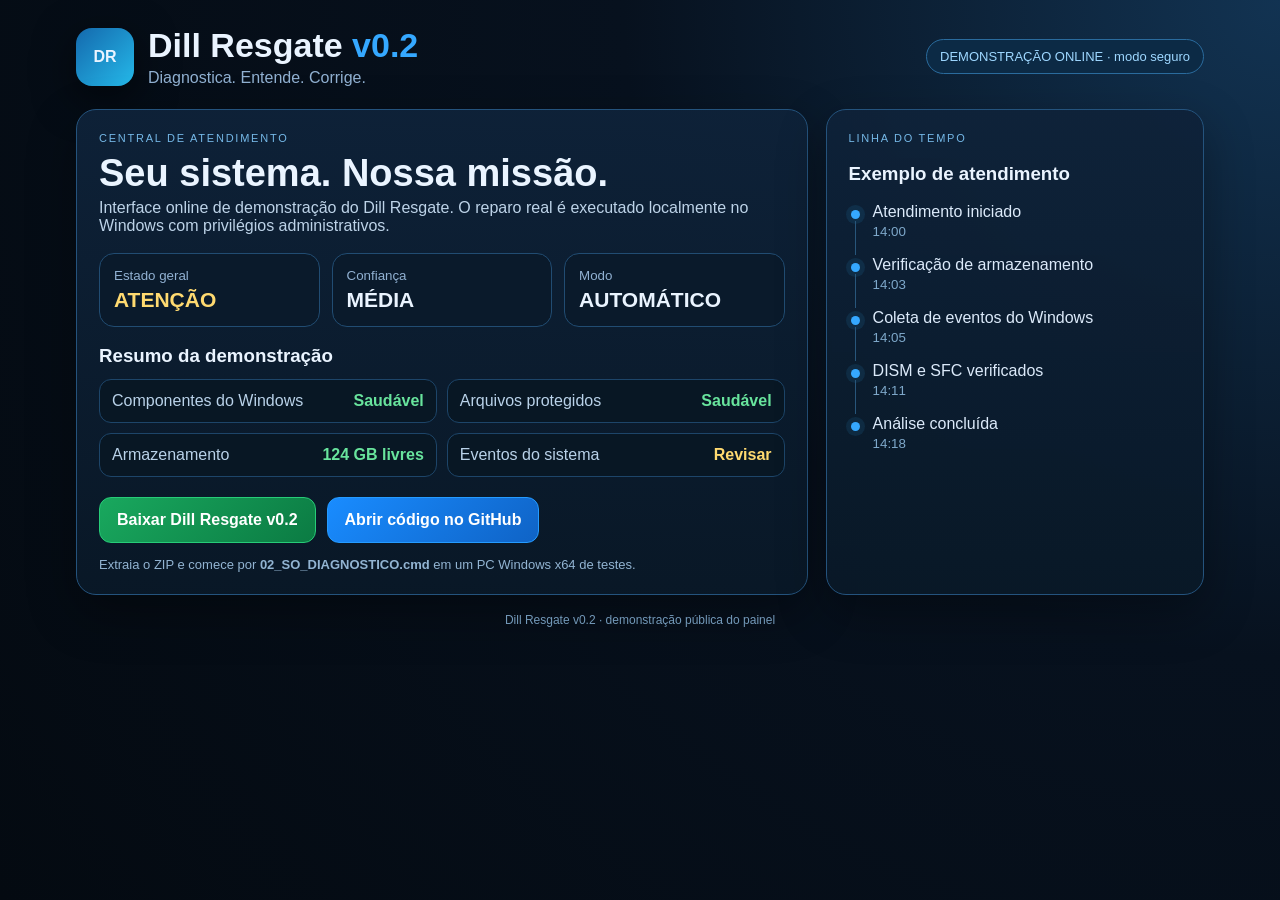
<file: index.html>
<!doctype html>
<html lang="pt-BR">
<head>
<meta charset="utf-8"><meta name="viewport" content="width=device-width,initial-scale=1"><meta name="color-scheme" content="dark">
<title>Dill Resgate v0.2</title>
<style>
:root{--bg:#07111e;--panel:#0d2036;--line:#23527c;--text:#eaf4ff;--muted:#91b1d2;--accent:#35a8ff;--good:#39d37e;--warn:#ffd25c}
*{box-sizing:border-box}body{margin:0;background:radial-gradient(circle at top right,#123352 0,#07111e 42%,#040a11 100%);color:var(--text);font-family:Segoe UI,Arial,sans-serif;min-height:100vh}.wrap{max-width:1180px;margin:auto;padding:26px}.top{display:flex;align-items:center;justify-content:space-between;gap:18px;margin-bottom:22px}.brand{display:flex;gap:14px;align-items:center}.logo{width:58px;height:58px;border-radius:16px;display:grid;place-items:center;font-weight:900;background:linear-gradient(135deg,#1469ad,#25b9e9);box-shadow:0 12px 40px #0008}.brand h1{margin:0;font-size:34px}.brand h1 span{color:var(--accent)}.brand p{margin:4px 0 0;color:var(--muted)}.pill{border:1px solid #2a6b9d;background:#0c2a45;padding:9px 13px;border-radius:999px;color:#9ed7ff;font-size:13px}.grid{display:grid;grid-template-columns:1.45fr .75fr;gap:18px}.panel{background:linear-gradient(180deg,#0e2239f2,#091827f7);border:1px solid #24537d;border-radius:20px;padding:22px;box-shadow:0 18px 50px #0005}.eyebrow{font-size:11px;letter-spacing:.16em;color:#75b8e7}.hero h2{font-size:38px;margin:8px 0 4px}.hero>p{color:#bdd3e8;margin-top:0}.status{display:grid;grid-template-columns:repeat(3,1fr);gap:12px;margin:18px 0}.card{border:1px solid #214c72;border-radius:15px;padding:14px;background:#0a1a2b}.card small{display:block;color:var(--muted)}.card strong{display:block;font-size:21px;margin-top:5px}.good{color:#68e49d}.warn{color:#ffda70}.btns{display:flex;gap:11px;flex-wrap:wrap;margin-top:20px}.btn{display:inline-block;text-decoration:none;color:#fff;padding:13px 17px;border-radius:12px;border:1px solid #2e658f;background:#153758;font-weight:700}.btn.primary{background:linear-gradient(135deg,#198cff,#0f63c6);border-color:#259bff}.btn.good{background:linear-gradient(135deg,#19a85e,#0b7b43);border-color:#27cc78}.note{margin-top:14px;color:#92b4d2;font-size:13px}.timeline{list-style:none;padding:0;margin:0}.timeline li{position:relative;padding:0 0 17px 24px;color:#dceafa}.timeline li:before{content:"";position:absolute;left:2px;top:7px;width:9px;height:9px;border-radius:50%;background:var(--accent);box-shadow:0 0 0 5px #278dcc22}.timeline li:not(:last-child):after{content:"";position:absolute;left:6px;top:18px;bottom:1px;width:1px;background:#28567b}.timeline small{display:block;color:#7fa9cb;margin-top:3px}.section{margin-top:18px}.section h3{margin:0 0 12px}.checks{display:grid;grid-template-columns:repeat(2,1fr);gap:10px}.check{display:flex;justify-content:space-between;gap:12px;border:1px solid #1d4569;border-radius:12px;padding:12px;background:#081724}.check span{color:#b9d2e9}.footer{margin-top:18px;text-align:center;color:#7399b9;font-size:12px}@media(max-width:850px){.grid{grid-template-columns:1fr}.top{align-items:flex-start;flex-direction:column}.status,.checks{grid-template-columns:1fr}.hero h2{font-size:30px}.wrap{padding:15px}}
</style></head>
<body><div class="wrap"><div class="top"><div class="brand"><div class="logo">DR</div><div><h1>Dill Resgate <span>v0.2</span></h1><p>Diagnostica. Entende. Corrige.</p></div></div><div class="pill">DEMONSTRAÇÃO ONLINE · modo seguro</div></div>
<div class="grid"><section class="panel hero"><div class="eyebrow">CENTRAL DE ATENDIMENTO</div><h2>Seu sistema. Nossa missão.</h2><p>Interface online de demonstração do Dill Resgate. O reparo real é executado localmente no Windows com privilégios administrativos.</p>
<div class="status"><div class="card"><small>Estado geral</small><strong class="warn">ATENÇÃO</strong></div><div class="card"><small>Confiança</small><strong>MÉDIA</strong></div><div class="card"><small>Modo</small><strong>AUTOMÁTICO</strong></div></div>
<div class="section"><h3>Resumo da demonstração</h3><div class="checks"><div class="check"><span>Componentes do Windows</span><b class="good">Saudável</b></div><div class="check"><span>Arquivos protegidos</span><b class="good">Saudável</b></div><div class="check"><span>Armazenamento</span><b class="good">124 GB livres</b></div><div class="check"><span>Eventos do sistema</span><b class="warn">Revisar</b></div></div></div>
<div class="btns"><a class="btn good" href="https://github.com/Diw87/DillResgate/archive/refs/heads/main.zip">Baixar Dill Resgate v0.2</a><a class="btn primary" href="https://github.com/Diw87/DillResgate">Abrir código no GitHub</a></div><div class="note">Extraia o ZIP e comece por <b>02_SO_DIAGNOSTICO.cmd</b> em um PC Windows x64 de testes.</div></section>
<aside class="panel"><div class="eyebrow">LINHA DO TEMPO</div><h3>Exemplo de atendimento</h3><ol class="timeline"><li>Atendimento iniciado<small>14:00</small></li><li>Verificação de armazenamento<small>14:03</small></li><li>Coleta de eventos do Windows<small>14:05</small></li><li>DISM e SFC verificados<small>14:11</small></li><li>Análise concluída<small>14:18</small></li></ol></aside></div><div class="footer">Dill Resgate v0.2 · demonstração pública do painel</div></div></body></html>
</file>
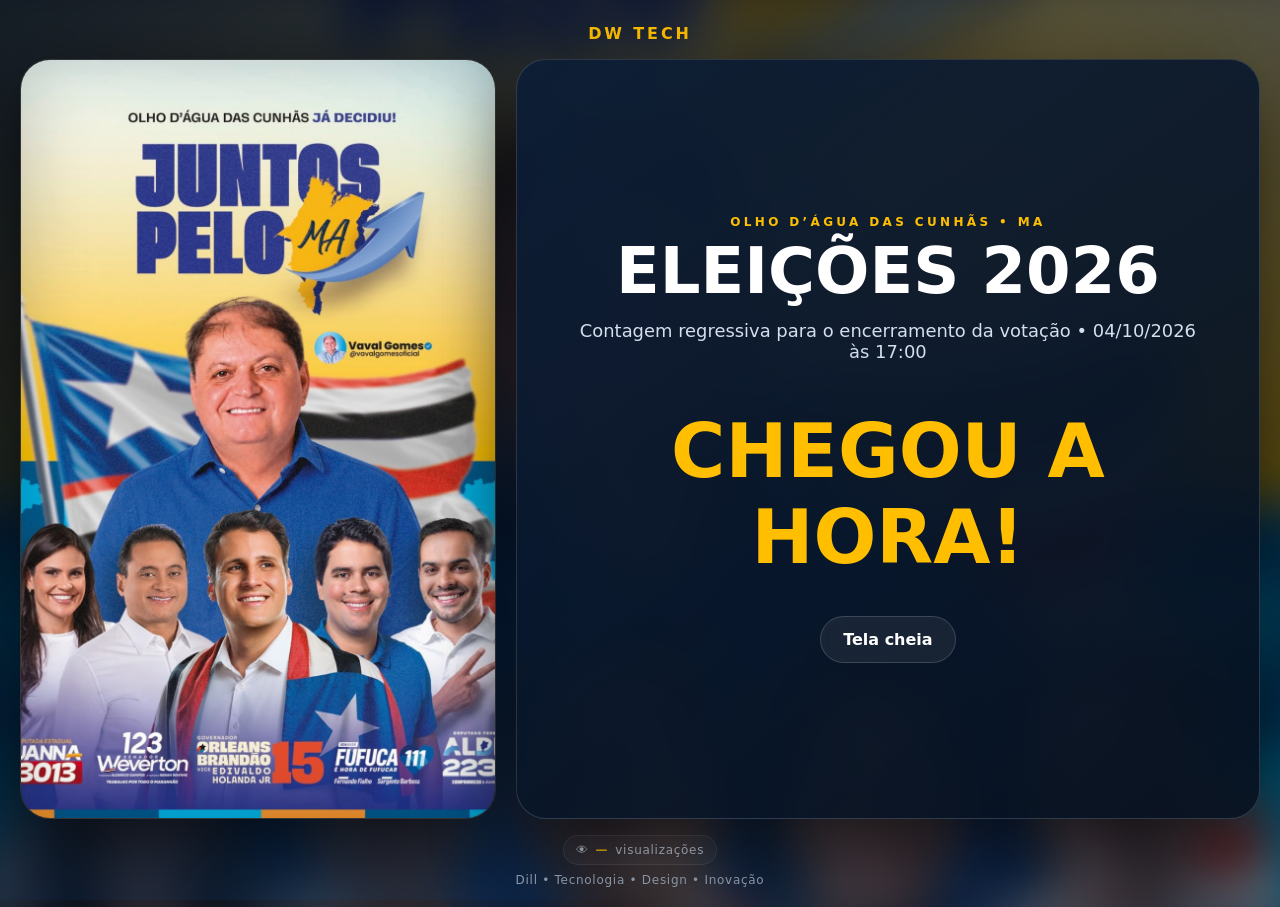
<file: contador/index.html>
<!doctype html>
<html lang="pt-BR">
<head>
<meta charset="utf-8"><meta name="viewport" content="width=device-width,initial-scale=1,viewport-fit=cover">
<meta name="theme-color" content="#111827"><title>Contagem Regressiva • DW Tech</title>
<style>
*{box-sizing:border-box}body{margin:0;min-height:100vh;font-family:system-ui,-apple-system,Segoe UI,Roboto,sans-serif;background:#07101d;color:#fff;padding:20px;overflow-x:hidden}
body:before{content:"";position:fixed;inset:0;background:linear-gradient(120deg,#07101df2,#07101d99),url('campanha.jpg') center/cover no-repeat;filter:blur(22px) saturate(1.15);transform:scale(1.08);z-index:-2}
body:after{content:"";position:fixed;inset:0;background:radial-gradient(circle at 75% 20%,#ffc4002b,transparent 34%),radial-gradient(circle at 20% 80%,#006bd12b,transparent 36%);z-index:-1}
.wrap{width:min(1320px,100%);margin:auto}.brand{text-align:center;font-weight:900;letter-spacing:.18em;color:#ffbf00;margin:4px 0 16px}
.stage{display:grid;grid-template-columns:minmax(300px,.78fr) minmax(430px,1.22fr);gap:20px;align-items:stretch}
.campaign{position:relative;min-height:760px;border-radius:30px;overflow:hidden;border:1px solid #ffffff26;box-shadow:0 30px 80px #000a;background:#111}
.campaign img{width:100%;height:100%;position:absolute;inset:0;object-fit:cover;object-position:center;transition:transform .6s ease}.campaign:hover img{transform:scale(1.018)}
.campaign:after{content:"";position:absolute;inset:0;box-shadow:inset 0 0 70px #0003;pointer-events:none}
.panel{display:flex;flex-direction:column;justify-content:center;text-align:center;background:linear-gradient(145deg,#0b1d36e8,#06101ee8);border:1px solid #ffffff24;border-radius:30px;padding:clamp(26px,4vw,56px);box-shadow:0 30px 80px #0009;backdrop-filter:blur(18px)}
.eyebrow{font-size:12px;letter-spacing:.28em;text-transform:uppercase;color:#ffbf00;font-weight:900;margin-bottom:12px}
h1{font-size:clamp(38px,5vw,72px);line-height:.95;margin:0 0 18px;text-transform:uppercase}.sub{color:#d4deed;font-size:clamp(14px,1.4vw,18px);margin-bottom:22px}
.timer{display:grid;grid-template-columns:repeat(4,1fr);gap:10px;margin:24px 0}.box{background:linear-gradient(180deg,#102846,#071424);border:1px solid #ffffff20;border-radius:20px;padding:26px 6px;box-shadow:inset 0 1px #ffffff14}.num{display:block;font-size:clamp(38px,5.5vw,76px);font-weight:950;line-height:1;font-variant-numeric:tabular-nums;text-shadow:0 0 28px #1c78d855}.lab{display:block;color:#ffbf00;text-transform:uppercase;font-size:11px;font-weight:900;letter-spacing:.13em;margin-top:10px}
.actions{display:flex;justify-content:center;margin-top:12px}button{border:1px solid #ffffff28;border-radius:999px;padding:13px 22px;font:inherit;background:#ffffff12;color:#fff;font-weight:800;cursor:pointer;backdrop-filter:blur(8px)}button:hover{background:#ffffff20}.done{font-size:clamp(34px,7vw,74px);font-weight:900;color:#ffbf00}
footer{text-align:center;margin-top:16px;color:#9ba9bc;font-size:12px;letter-spacing:.06em}.visits{display:inline-flex;align-items:center;gap:7px;margin-bottom:8px;padding:7px 12px;border:1px solid #ffffff18;border-radius:999px;background:#ffffff0a;color:#c8d2df;font-variant-numeric:tabular-nums}.visits b{color:#ffbf00}
@media(max-width:850px){body{padding:10px}.stage{grid-template-columns:1fr}.campaign{min-height:auto;aspect-ratio:3/4}.panel{margin-top:-54px;position:relative;z-index:2;border-radius:28px;padding:28px 14px 22px}.timer{gap:7px}.box{padding:18px 3px;border-radius:15px}.num{font-size:clamp(34px,12vw,58px)}h1{font-size:clamp(34px,11vw,52px)}}
@media(max-width:520px){.timer{grid-template-columns:repeat(2,1fr)}.campaign{aspect-ratio:4/5;}.campaign img{object-position:center top}}
</style></head>
<body><main class="wrap"><div class="brand">DW TECH</div><div class="stage"><section class="campaign"><img src="campanha.jpg" alt="Arte da campanha"></section><section class="panel"><div class="eyebrow">Olho d’Água das Cunhãs • MA</div>
<h1 id="title">Eleições 2026</h1><div class="sub" id="targetText">Contagem regressiva para o encerramento da votação • 04/10/2026 às 17:00</div>
<div class="timer" id="timer">
<div class="box"><span class="num" id="days">00</span><span class="lab">Dias</span></div>
<div class="box"><span class="num" id="hours">00</span><span class="lab">Horas</span></div>
<div class="box"><span class="num" id="minutes">00</span><span class="lab">Minutos</span></div>
<div class="box"><span class="num" id="seconds">00</span><span class="lab">Segundos</span></div></div>
<div class="actions"><button class="secondary" onclick="fullscreen()">Tela cheia</button></div>
</section></div><footer><div class="visits" title="Total de visualizações desta página">👁 <b id="visitCount">—</b> visualizações</div><br>Dill • Tecnologia • Design • Inovação</footer></main>
<script>
const $=id=>document.getElementById(id);let end=new Date('2026-10-04T17:00:00-03:00').getTime(),interval;
function pad(n){return String(n).padStart(2,'0')}
function tick(){if(!end)return;let diff=end-Date.now();if(diff<=0){$('timer').innerHTML='<div class="done" style="grid-column:1/-1">CHEGOU A HORA!</div>';clearInterval(interval);return}const d=Math.floor(diff/864e5);diff%=864e5;const h=Math.floor(diff/36e5);diff%=36e5;const m=Math.floor(diff/6e4);const s=Math.floor((diff%6e4)/1000);$('days').textContent=pad(d);$('hours').textContent=pad(h);$('minutes').textContent=pad(m);$('seconds').textContent=pad(s)}
function fullscreen(){document.documentElement.requestFullscreen?.()}
const VISIT_API='https://countapi.mileshilliard.com/api/v1';
const VISIT_KEY='dillresgate-contador-eleicoes-2026-20260923';
async function countVisit(){
  const el=$('visitCount');
  el.textContent='...';
  try{
    const r=await fetch(VISIT_API+'/hit/'+VISIT_KEY,{cache:'no-store'});
    if(!r.ok) throw new Error();
    const j=await r.json();
    const n=j.value??j.count;
    if(n==null) throw new Error();
    el.textContent=Number(n).toLocaleString('pt-BR');
  }catch(e){
    el.textContent='—';
  }
}
async function refreshVisitCount(){
  const el=$('visitCount');
  try{
    const r=await fetch(VISIT_API+'/get/'+VISIT_KEY+'?t='+Date.now(),{cache:'no-store'});
    if(!r.ok) throw new Error();
    const j=await r.json();
    const n=j.value??j.count;
    if(n!=null) el.textContent=Number(n).toLocaleString('pt-BR');
  }catch(e){}
}
countVisit();
tick();interval=setInterval(tick,1000);
// Atualização oculta a cada 5 segundos sem recarregar a página.
// A cada 10 segundos registra uma nova visualização sem recarregar a página.
setInterval(async ()=>{
  tick();
  await countVisit();
},10000);
</script></body></html>
</file>
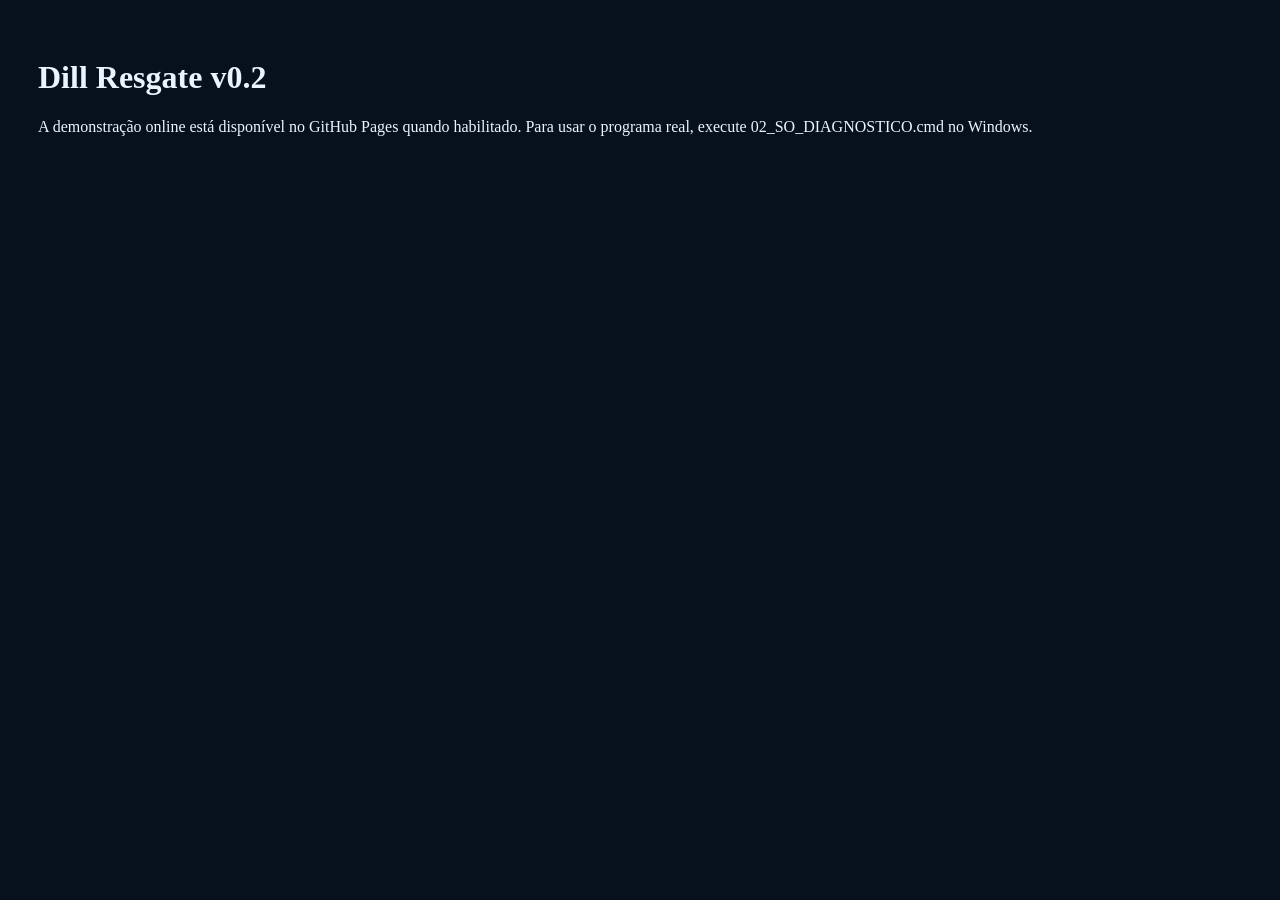
<file: DEMONSTRACAO.html>
<!doctype html><html><head><meta charset="utf-8"><title>Dill Resgate - Demonstração</title></head><body style="font-family:Segoe UI;background:#07111e;color:#eaf4ff;padding:30px"><h1>Dill Resgate v0.2</h1><p>A demonstração online está disponível no GitHub Pages quando habilitado. Para usar o programa real, execute 02_SO_DIAGNOSTICO.cmd no Windows.</p></body></html>
</file>
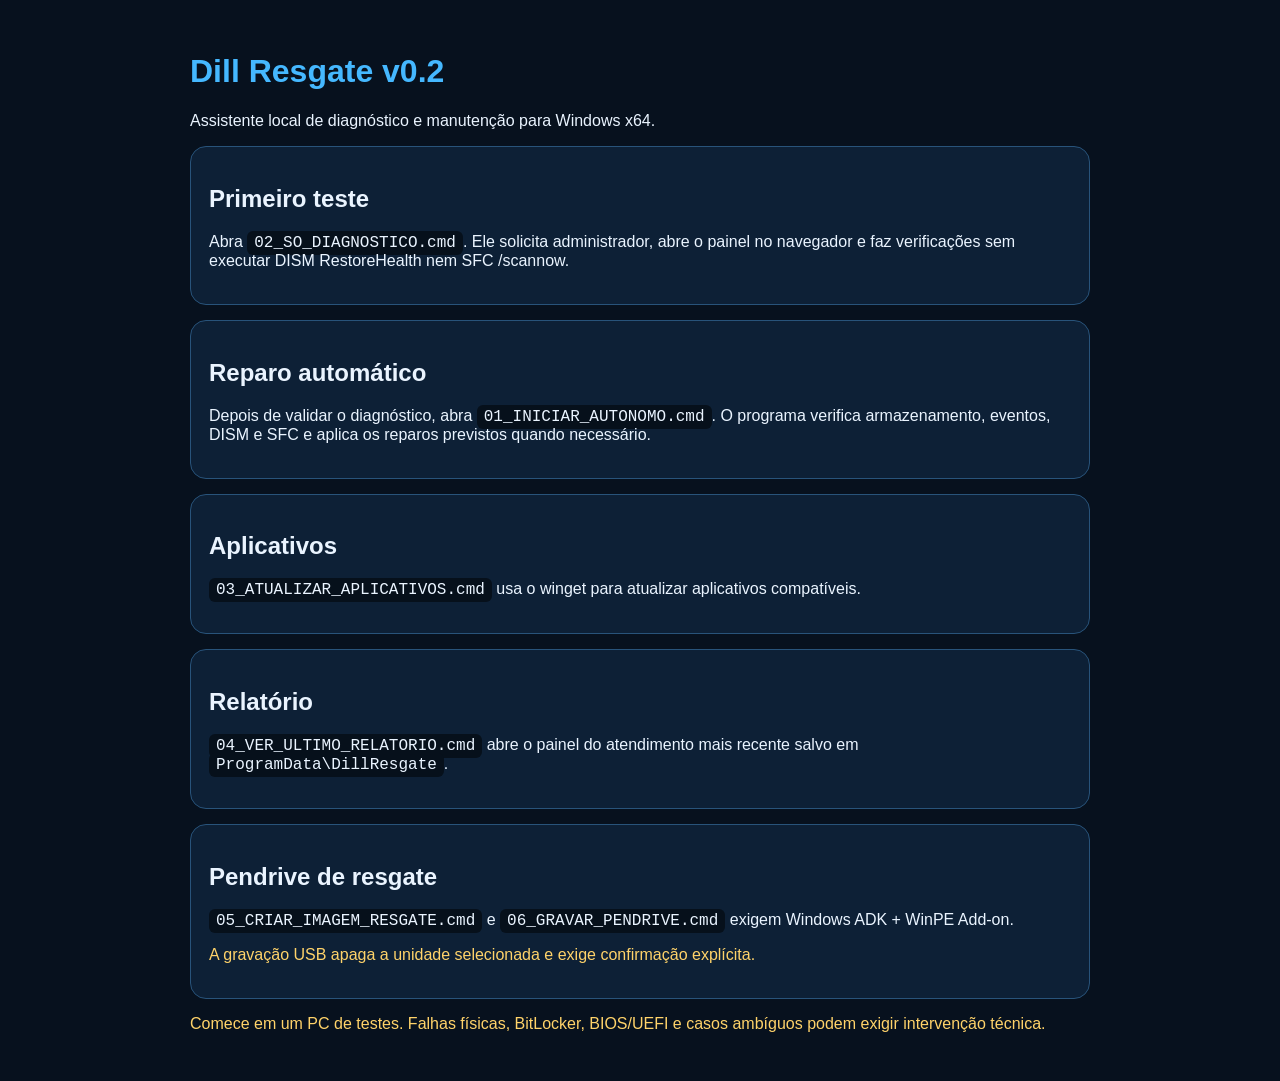
<file: TUTORIAL.html>
<!doctype html><html lang="pt-BR"><head><meta charset="utf-8"><meta name="viewport" content="width=device-width,initial-scale=1"><title>Dill Resgate v0.2 - Tutorial</title><style>body{font:16px Segoe UI,Arial;background:#07111e;color:#eaf4ff;margin:0}.w{max-width:900px;margin:auto;padding:32px}h1{color:#45b8ff}.box{background:#0d2036;border:1px solid #28537a;border-radius:16px;padding:18px;margin:15px 0}code{background:#06101b;padding:3px 7px;border-radius:6px}.warn{color:#ffd36a}</style></head><body><div class="w"><h1>Dill Resgate v0.2</h1><p>Assistente local de diagnóstico e manutenção para Windows x64.</p><div class="box"><h2>Primeiro teste</h2><p>Abra <code>02_SO_DIAGNOSTICO.cmd</code>. Ele solicita administrador, abre o painel no navegador e faz verificações sem executar DISM RestoreHealth nem SFC /scannow.</p></div><div class="box"><h2>Reparo automático</h2><p>Depois de validar o diagnóstico, abra <code>01_INICIAR_AUTONOMO.cmd</code>. O programa verifica armazenamento, eventos, DISM e SFC e aplica os reparos previstos quando necessário.</p></div><div class="box"><h2>Aplicativos</h2><p><code>03_ATUALIZAR_APLICATIVOS.cmd</code> usa o winget para atualizar aplicativos compatíveis.</p></div><div class="box"><h2>Relatório</h2><p><code>04_VER_ULTIMO_RELATORIO.cmd</code> abre o painel do atendimento mais recente salvo em <code>ProgramData\DillResgate</code>.</p></div><div class="box"><h2>Pendrive de resgate</h2><p><code>05_CRIAR_IMAGEM_RESGATE.cmd</code> e <code>06_GRAVAR_PENDRIVE.cmd</code> exigem Windows ADK + WinPE Add-on.</p><p class="warn">A gravação USB apaga a unidade selecionada e exige confirmação explícita.</p></div><p class="warn">Comece em um PC de testes. Falhas físicas, BitLocker, BIOS/UEFI e casos ambíguos podem exigir intervenção técnica.</p></div></body></html>
</file>
